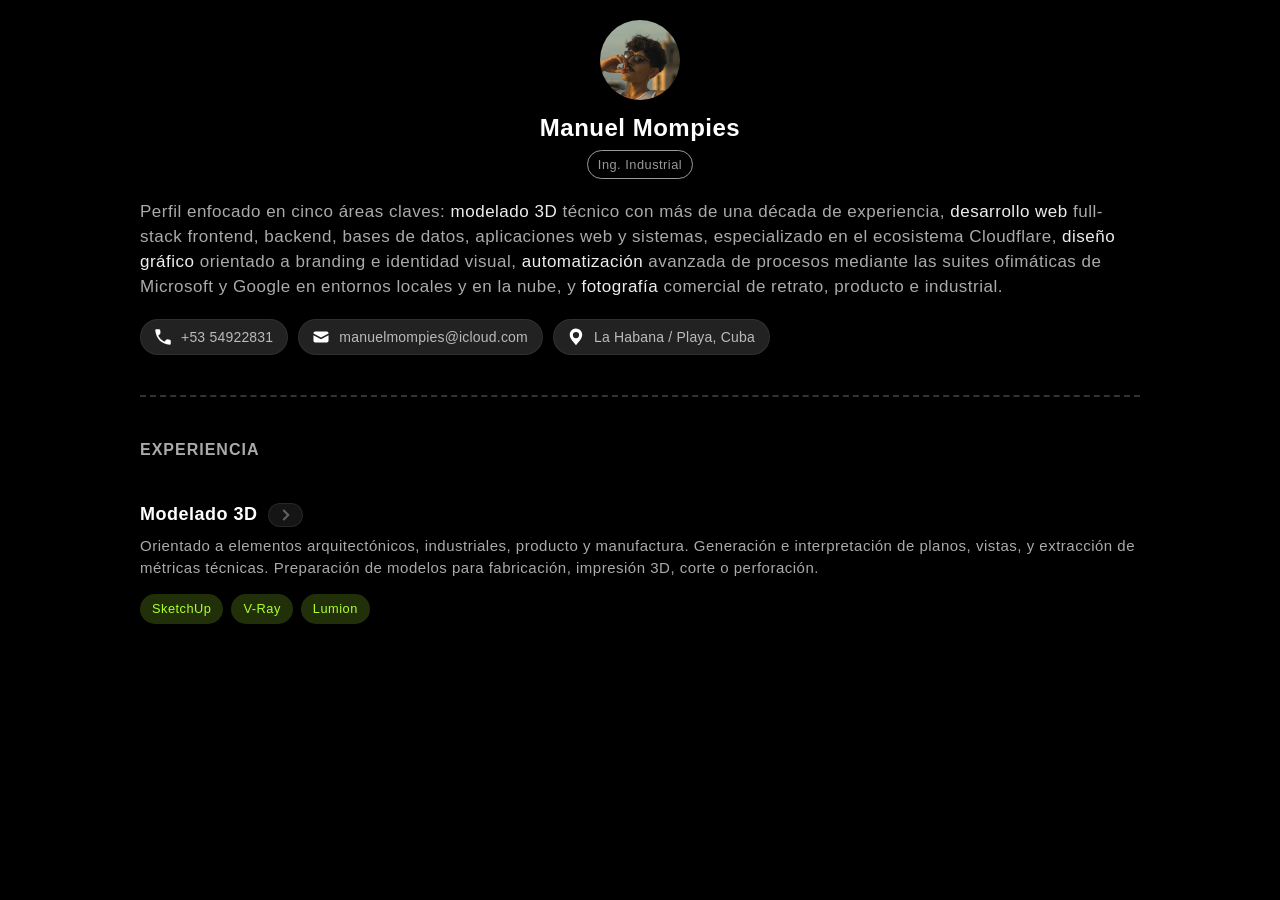
<file: index.html>
<!doctype html>
<html lang="es">

<head>
    <meta charset="UTF-8" />
    <meta name="viewport" content="width=device-width, initial-scale=1.0" />
    <title>Manuel Mompies · CV / Portafolio</title>
    <link rel="stylesheet" href="/style.css" />
</head>

<body>
    <header>
        <img src="/assets/yo.png" alt="">
        <div class="name-profesion">
            <h1>Manuel Mompies</h1>
            <h3 class="profesion">Ing. Industrial</h3>
        </div>
    </header>
    <main>
        <section class="resumen">
            Perfil enfocado en cinco áreas claves: <strong>modelado 3D</strong> técnico con más de una década de experiencia, <strong>desarrollo web</strong> full-stack frontend, backend, bases de datos, aplicaciones web y sistemas, especializado en el ecosistema Cloudflare, <strong>diseño gráfico</strong> orientado a branding e identidad visual, <strong>automatización</strong> avanzada de procesos mediante las suites ofimáticas de Microsoft y Google en entornos locales y en la nube, y <strong>fotografía</strong> comercial de retrato, producto e industrial.
        </section>

        <!-- CONTACTO -->
        <section class="contacto">
            <button> <i class="icon-phone"></i>
                <p>+53 54922831</p>
            </button>
            <button> <i class="icon-mail"></i>
                <p>manuelmompies@icloud.com</p>
            </button>
            <button> <i class="icon-loaction"></i>
                <p>La Habana / Playa, Cuba</p>
            </button>
        </section>

        <div class="separador"></div>

        <!-- HABILIDADES -->
        <section class="habilidades">
            <h2>EXPERIENCIA</h2>
            <div class="habilidad">
                <h3>Modelado 3D <button onclick="showDetalle(domID.detalleModelado);"></button></h3>
                <div class="habilidad-resumen">
                    <p>Orientado a elementos arquitectónicos, industriales, producto y manufactura. Generación e
                        interpretación de planos, vistas, y extracción de métricas técnicas. Preparación de modelos para
                        fabricación, impresión 3D, corte o perforación.</p>
                    <div class="herramientas-feed">
                        <p>SketchUp</p>
                        <p>V-Ray</p>
                        <p>Lumion</p>
                    </div>
                </div>
                <div class="box-habilidad-detalle" id="detalle-modelado">
                    <div class="habilidad-detalle">
                        <h4>MODELADO 3D <button onclick="hideDetalle(domID.detalleModelado)"></button></h4>
                        <div class="detalle">

                        <div class="herramientas">
                            <div>
                                <i class="icon-skp"></i>
                                <div>
                                    <p>SketchUp</p>
                                    <i class="skp"></i>
                                </div>
                            </div>
                            <div>
                                <i class="icon-vray"></i>
                                <div>
                                    <p>V-Ray</p>
                                    <i class="vray"></i>
                                </div>
                            </div>

                            SKP, V-Ray, Lumion
                        </div>
                        <div class="exp">12 años</div>

                            Ámbitos de Especialización
                            - Estructuras arquitectónicas e industriales, interiores técnicos, mobiliario y equipamiento
                            personalizado, incluyendo modelado de componentes constructivos y documentación técnica.
                            - Equipos, maquinaria e instalaciones MEP (mecánicas, eléctricas y de fontanería), con
                            soporte visual y analítico en proyectos civiles, mecánicos e industriales.
                            - Componentes de maquinaria, diseño de producto y prototipos orientados a producción.
                            - Modelado de elementos para fabricación digital y procesos tradicionales.

                            Capacidades Técnicas Avanzadas
                            - Interpretación precisa de cualquier fuente desde planos acotados, croquis conceptuales y
                            especificaciones técnicas hasta reconstrucción directa a partir de objetos físicos.
                            - Creación y gestión de geometría compleja mediante componentes dinámicos y grupos
                            inteligentes, permitiendo ediciones masivas, modelos con parámetros ajustables y
                            escalabilidad.
                            - Extracción de métricas cuantitativas tales como volúmenes, áreas superficiales,
                            longitudes, listados de materiales completos, desgloses y reportes de cantidades.
                            - Generación de vistas fundamentales (plantas, secciones, axonometrías y perspectivas)
                            listas para planos de taller o documentación técnica.

                            Impresión 3D
                            - Verificación de espesores, análisis de ajustes dimensionales, comprobación de geometría
                            cerrada sin errores de superficie, orientación óptima para una impresión eficiente.
                            - Segmentación estratégica en piezas imprimibles y optimización del modelo para reducir la
                            necesidad de soportes.

                            Fabricación por sustracción y tradicional
                            - Modelado específico para CNC (corte, perforación y tallado), carpintería y trabajos en
                            metal.
                            - Desglose completo de piezas, planos de ensamblaje y análisis de recursos.

                            Visualización y Presentación
                            - Integración con V-Ray y Lumion para imágenes fotorrealistas, recorridos virtuales y
                            previsualización de materiales, acabados e iluminación.

                            Trayectoria Relevante
                            2014-2016: Desarrollo de modelos para animación y render.
                            2016-2017: Diseño y modelado personalizados para la generación de moldes de joyería.
                            2017-2022: Modelado 3D especializado en impresión personalizada y piezas de repuesto,
                            cubriendo las principales aplicaciones comerciales de impresión 3D desde diseño hasta
                            optimización para producción.
                            2024-2026: Integración en gestión de proyectos y obra en ECM Mariel (Zona Especial de
                            Desarrollo del Mariel). Implementación de automatizaciones que vinculan modelos 3D con Excel
                            y Microsoft Project para control de materiales, presupuestos ejecutivos y planificación en
                            entornos constructivos de alta exigencia.

                        </div>
                    </div>
                </div>
            </div>
        </section>

        <!-- EDUCACIÓN -->


        <!-- PROYECTOS DESTACADOS -->


        <!-- IDIOMAS -->


    </main>
</body>

<script src="/script.js"></script>

</html>
</file>
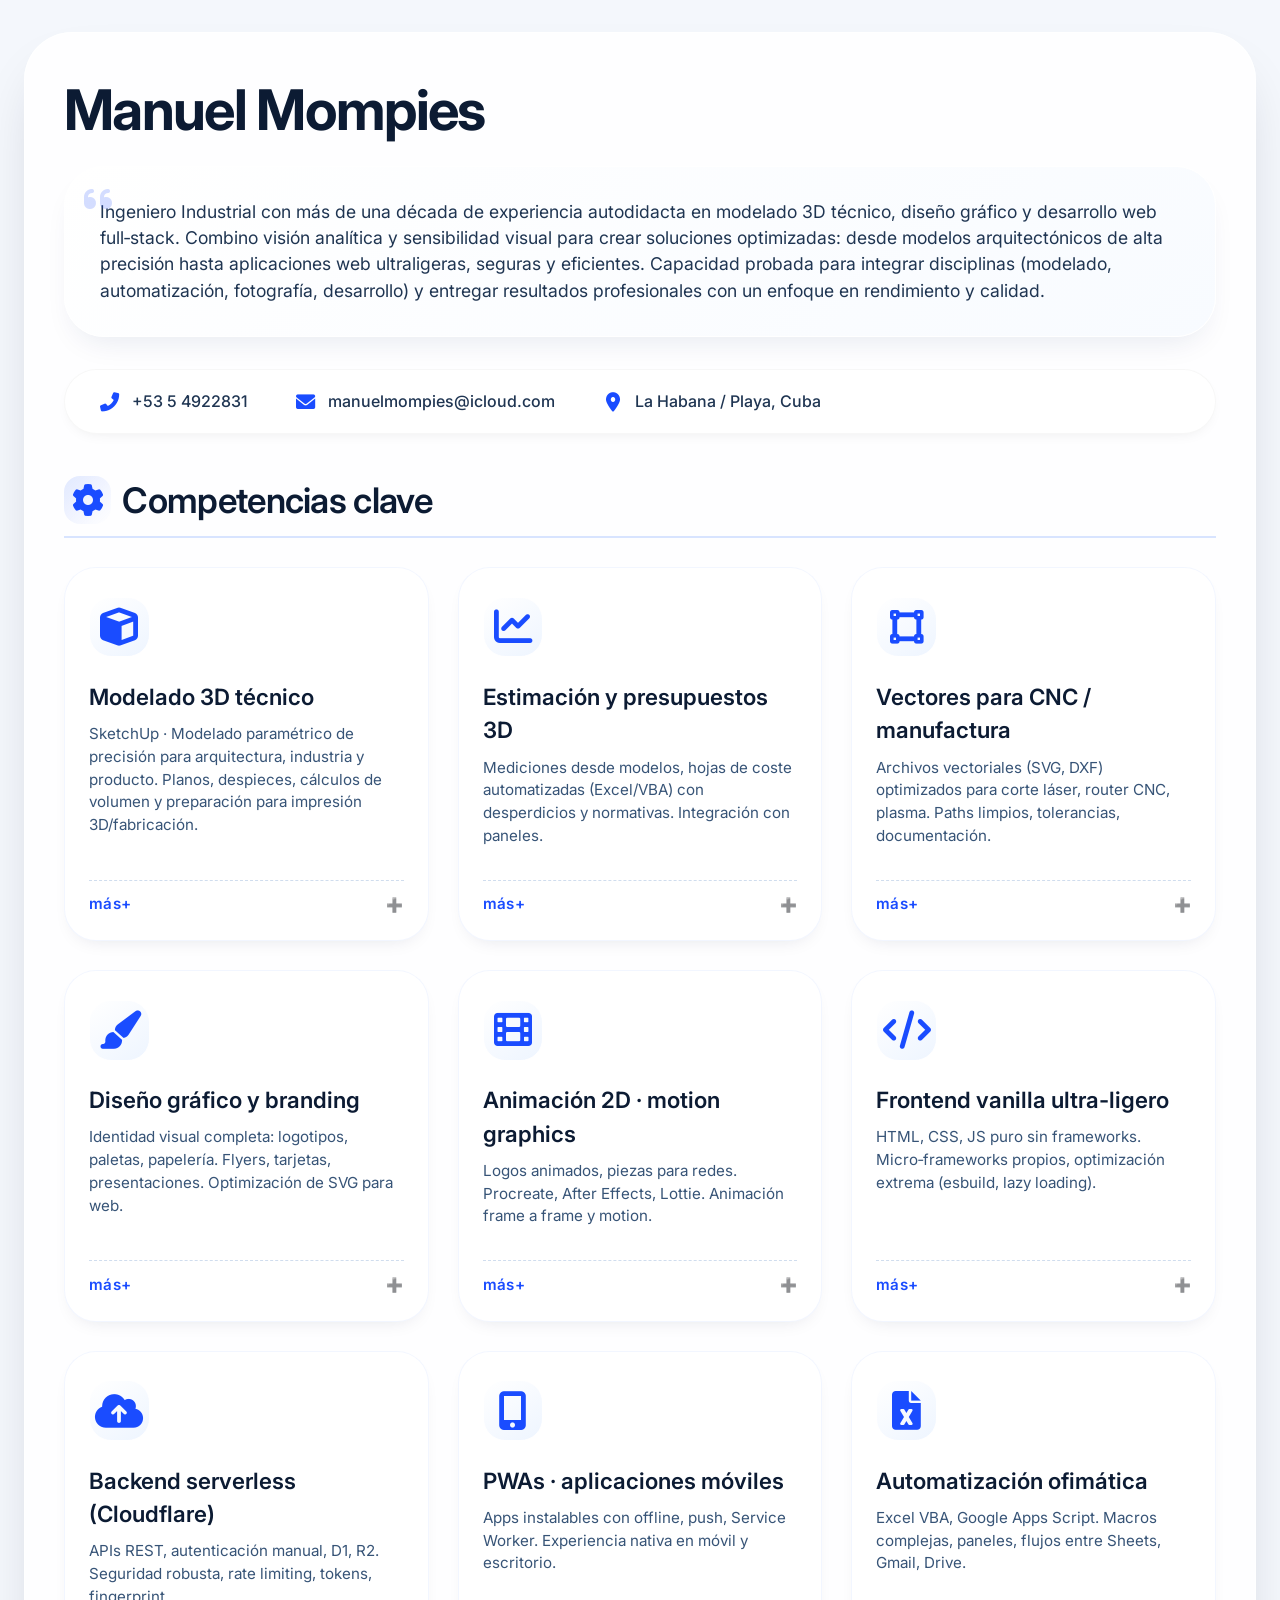
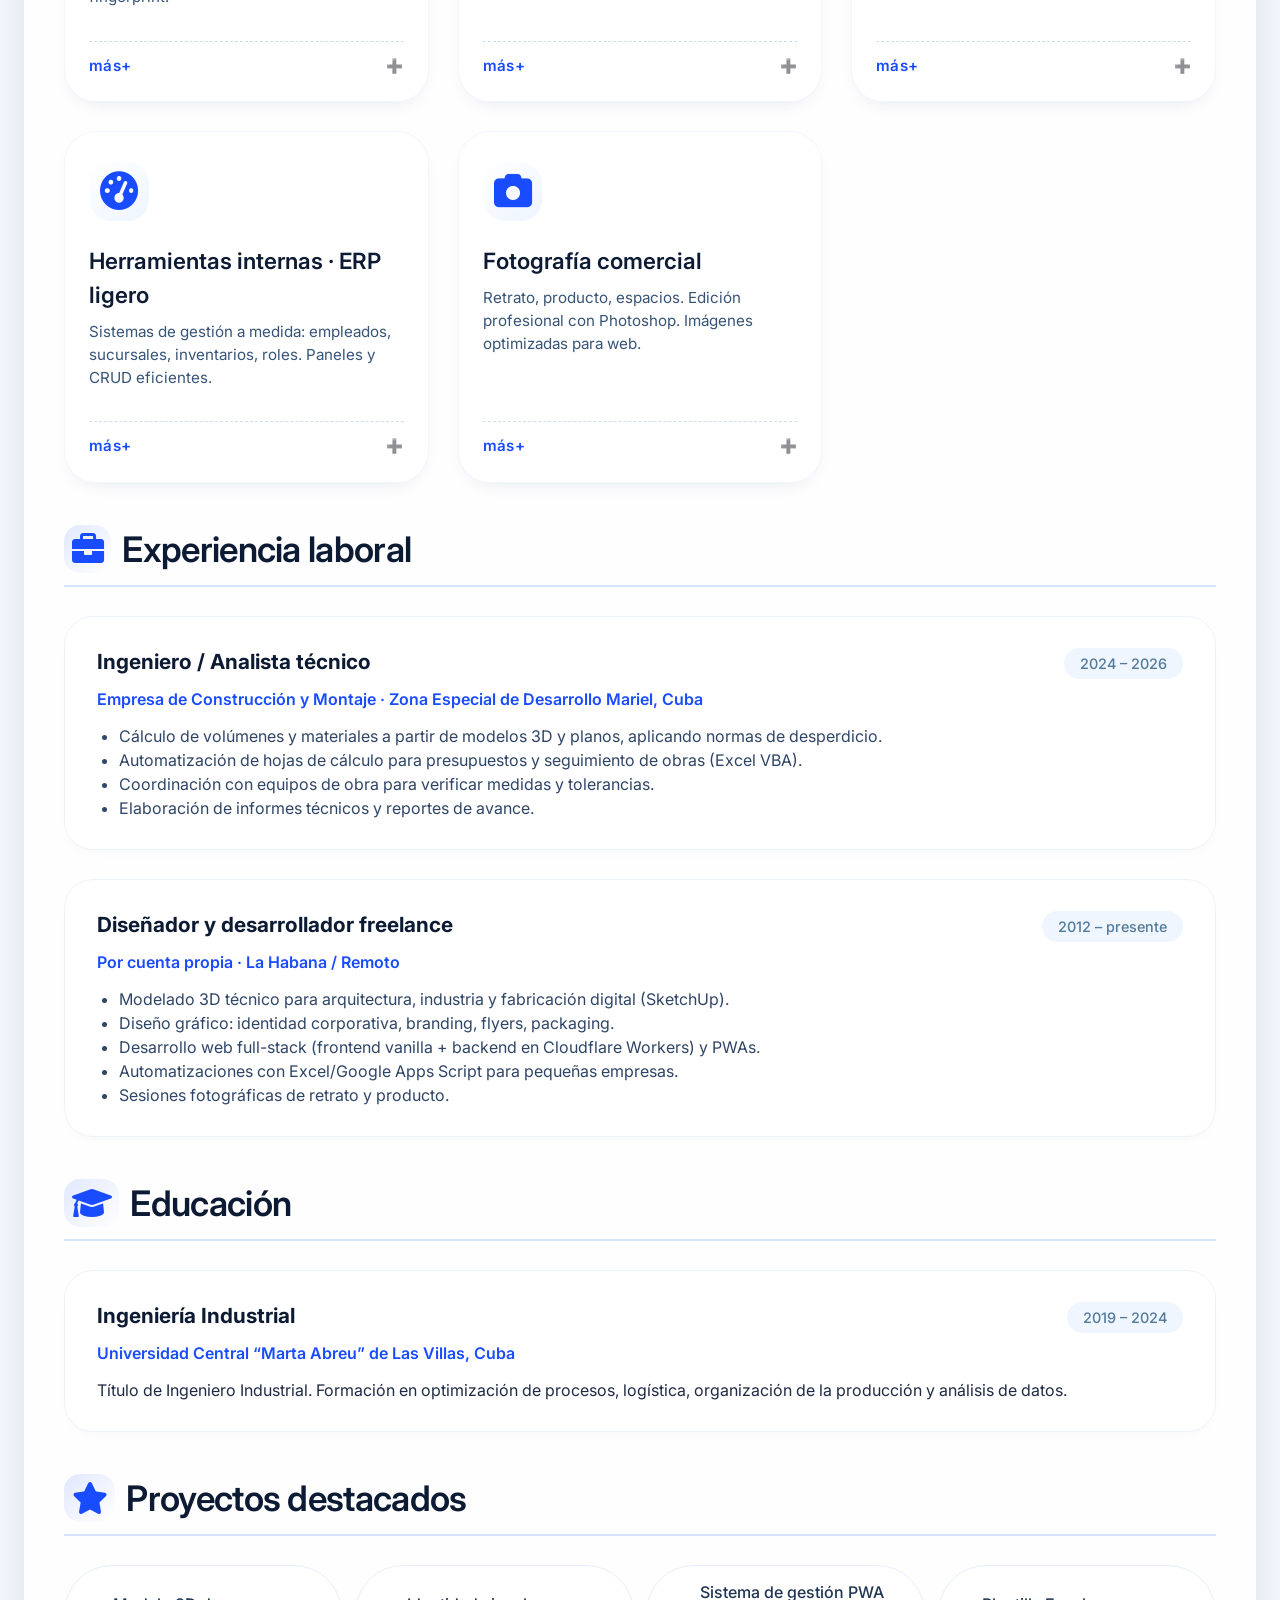
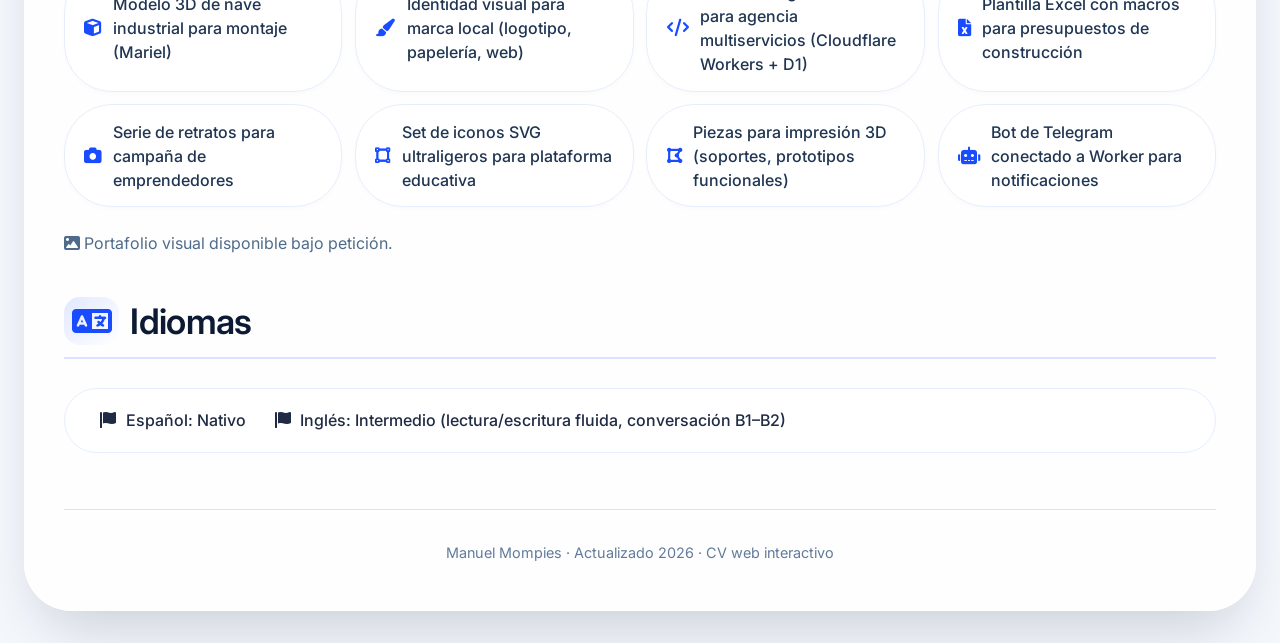
<file: index2.html>
<!doctype html>
<html lang="es">
    <head>
        <meta charset="UTF-8" />
        <meta name="viewport" content="width=device-width, initial-scale=1.0" />
        <title>Manuel Mompies · CV / Portafolio</title>
        <!-- Fuente Inter (variable) -->
        <link rel="preconnect" href="https://fonts.googleapis.com" />
        <link rel="preconnect" href="https://fonts.gstatic.com" crossorigin />
        <link
            href="https://fonts.googleapis.com/css2?family=Inter:opsz,wght@14..32,300;14..32,400;14..32,500;14..32,600;14..32,700&display=swap"
            rel="stylesheet"
        />
        <!-- Font Awesome 6 (free) -->
        <link
            rel="stylesheet"
            href="https://cdnjs.cloudflare.com/ajax/libs/font-awesome/6.0.0-beta3/css/all.min.css"
        />
        <style>
            * {
                margin: 0;
                padding: 0;
                box-sizing: border-box;
            }
            body {
                font-family:
                    "Inter",
                    -apple-system,
                    BlinkMacSystemFont,
                    sans-serif;
                background: #f4f7fc;
                color: #1f2a44;
                line-height: 1.5;
                padding: 2rem 1.5rem;
                min-height: 100vh;
                display: flex;
                align-items: center;
                justify-content: center;
            }
            .container {
                max-width: 1300px;
                width: 100%;
                background: rgba(255, 255, 255, 0.8);
                backdrop-filter: blur(10px);
                -webkit-backdrop-filter: blur(10px);
                background: #ffffffdd;
                border-radius: 3rem;
                box-shadow:
                    0 30px 60px -20px rgba(0, 20, 40, 0.2),
                    0 0 0 1px rgba(255, 255, 255, 0.6) inset;
                padding: 3rem 2.5rem;
                transition: all 0.3s ease;
            }
            @media (max-width: 700px) {
                body {
                    padding: 1rem;
                }
                .container {
                    padding: 2rem 1.5rem;
                    border-radius: 2rem;
                }
            }
            h1 {
                font-size: 3.5rem;
                font-weight: 700;
                letter-spacing: -0.03em;
                color: #0c1b33;
                line-height: 1.1;
                margin-bottom: 1.2rem;
            }
            h2 {
                font-size: 2.2rem;
                font-weight: 600;
                letter-spacing: -0.02em;
                color: #0c1b33;
                margin: 2.5rem 0 1.8rem;
                display: flex;
                align-items: center;
                gap: 0.7rem;
                border-bottom: 2px solid rgba(0, 85, 255, 0.15);
                padding-bottom: 0.6rem;
            }
            h2 i {
                color: #1a4cff;
                font-size: 2rem;
                background: linear-gradient(135deg, #1a4cff20, #ffffff);
                padding: 0.5rem;
                border-radius: 1rem;
            }
            h3 {
                font-size: 1.3rem;
                font-weight: 600;
                color: #0c1b33;
                margin-bottom: 0.25rem;
            }
            .resumen {
                background: linear-gradient(145deg, #ffffff, #f8fbff);
                padding: 2rem 2.2rem;
                border-radius: 2.5rem;
                margin: 1.5rem 0 2rem;
                border: 1px solid #ffffff;
                box-shadow: 0 15px 30px -12px rgba(0, 40, 100, 0.1);
                font-size: 1.1rem;
                color: #1f3552;
                position: relative;
            }
            .resumen i.fa-quote-left {
                color: #1a4cff30;
                font-size: 2rem;
                position: absolute;
                top: 1rem;
                left: 1.2rem;
            }
            .contacto-grid {
                display: flex;
                flex-wrap: wrap;
                gap: 1.8rem 2.8rem;
                background: #ffffff;
                padding: 1.2rem 2rem;
                border-radius: 4rem;
                margin-bottom: 1.5rem;
                border: 1px solid rgba(0, 0, 0, 0.03);
                box-shadow: 0 5px 15px -8px rgba(0, 0, 0, 0.1);
            }
            .contacto-item {
                display: flex;
                align-items: center;
                gap: 0.6rem;
                font-weight: 500;
                color: #1f3552;
                transition: transform 0.2s ease;
            }
            .contacto-item:hover {
                transform: translateY(-2px);
                color: #1a4cff;
            }
            .contacto-item i {
                color: #1a4cff;
                font-size: 1.2rem;
                width: 1.6rem;
                text-align: center;
            }
            /* skills grid */
            .skills-grid {
                display: grid;
                grid-template-columns: repeat(auto-fill, minmax(330px, 1fr));
                gap: 1.8rem;
                margin-top: 1.5rem;
            }
            .skill-card {
                background: #ffffff;
                border-radius: 2rem;
                padding: 1.8rem 1.5rem 1.5rem;
                border: 1px solid rgba(0, 85, 255, 0.05);
                box-shadow: 0 8px 20px -12px rgba(0, 30, 60, 0.15);
                transition: all 0.25s ease;
                display: flex;
                flex-direction: column;
            }
            .skill-card:hover {
                transform: scale(1.01) translateY(-4px);
                box-shadow: 0 18px 30px -12px #1a4cff40;
                border-color: #1a4cff20;
            }
            .skill-icon {
                font-size: 2.4rem;
                color: #1a4cff;
                background: linear-gradient(145deg, #ffffff, #eef5ff);
                width: 3.8rem;
                height: 3.8rem;
                display: flex;
                align-items: center;
                justify-content: center;
                border-radius: 1.4rem;
                margin-bottom: 1.4rem;
                transition: 0.2s;
                border: 1px solid #ffffff;
            }
            .skill-card:hover .skill-icon {
                background: #1a4cff;
                color: white;
                transform: rotate(2deg) scale(1.02);
            }
            .skill-title {
                font-size: 1.4rem;
                font-weight: 600;
                margin-bottom: 0.6rem;
                color: #0c1b33;
            }
            .skill-desc {
                color: #375477;
                font-size: 0.95rem;
                line-height: 1.5;
                margin-bottom: 1.2rem;
                flex: 1;
            }
            details {
                margin-top: 0.8rem;
                border-top: 1px dashed #d0ddee;
                padding-top: 0.8rem;
                transition: all 0.2s;
            }
            summary {
                font-weight: 600;
                color: #1a4cff;
                cursor: pointer;
                list-style: none;
                display: flex;
                align-items: center;
                gap: 0.3rem;
                font-size: 0.95rem;
                letter-spacing: 0.02em;
                transition: color 0.2s;
            }
            summary:hover {
                color: #0c2b7a;
            }
            summary::-webkit-details-marker {
                display: none;
            }
            summary::after {
                content: "➕";
                font-size: 0.85rem;
                margin-left: auto;
                opacity: 0.7;
                transition: transform 0.2s;
            }
            details[open] summary::after {
                content: "➖";
                transform: rotate(180deg);
            }
            .details-content {
                margin-top: 1.2rem;
                font-size: 0.95rem;
                color: #1f3552;
                padding: 0.2rem 0.5rem 0.5rem 0;
                animation: fadeIn 0.3s ease;
            }
            @keyframes fadeIn {
                0% {
                    opacity: 0;
                    transform: translateY(-6px);
                }
                100% {
                    opacity: 1;
                    transform: translateY(0);
                }
            }
            .details-content p {
                margin-bottom: 0.9rem;
            }
            .aplica {
                background: #edf3fe;
                border-radius: 1.5rem;
                padding: 1rem 1.2rem;
                font-weight: 500;
                color: #0c2b7a;
                border-left: 5px solid #1a4cff;
                margin-top: 1.2rem;
                font-size: 0.9rem;
                box-shadow: inset 0 1px 3px rgba(0, 0, 0, 0.02);
            }
            .aplica i {
                color: #1a4cff;
                margin-right: 0.5rem;
            }
            .exp-item,
            .edu-item {
                background: #ffffff;
                border-radius: 1.8rem;
                padding: 1.8rem 2rem;
                margin-bottom: 1.8rem;
                border: 1px solid #edf2f9;
                box-shadow: 0 6px 14px -8px rgba(0, 0, 0, 0.05);
                transition: 0.2s;
            }
            .exp-item:hover {
                border-color: #1a4cff30;
                box-shadow: 0 12px 24px -12px #1a4cff30;
            }
            .exp-header {
                display: flex;
                flex-wrap: wrap;
                justify-content: space-between;
                align-items: baseline;
                margin-bottom: 0.5rem;
            }
            .exp-title {
                font-size: 1.3rem;
                font-weight: 700;
                color: #0c1b33;
            }
            .exp-date {
                color: #527a9b;
                font-weight: 500;
                background: #f0f6ff;
                padding: 0.3rem 1rem;
                border-radius: 3rem;
                font-size: 0.9rem;
            }
            .exp-place {
                font-weight: 600;
                color: #1a4cff;
                margin-bottom: 0.8rem;
            }
            .exp-desc ul {
                margin-left: 1.4rem;
                color: #2f4567;
            }
            .proyectos-list {
                display: grid;
                grid-template-columns: repeat(auto-fill, minmax(260px, 1fr));
                gap: 0.8rem;
                list-style: none;
            }
            .proyectos-list li {
                background: #ffffff;
                padding: 0.9rem 1.2rem;
                border-radius: 3rem;
                font-weight: 500;
                color: #1f3552;
                display: flex;
                align-items: center;
                gap: 0.7rem;
                border: 1px solid #e5eefc;
                transition: 0.15s;
                box-shadow: 0 2px 5px rgba(0, 0, 0, 0.02);
            }
            .proyectos-list li:hover {
                background: #1a4cff08;
                border-color: #1a4cff60;
                transform: translateY(-2px);
            }
            .proyectos-list i {
                color: #1a4cff;
                font-size: 1.1rem;
            }
            .idiomas {
                display: flex;
                flex-wrap: wrap;
                gap: 1.8rem;
                background: #ffffff;
                padding: 1.2rem 2.2rem;
                border-radius: 4rem;
                margin-top: 1.5rem;
                border: 1px solid #e5eefc;
            }
            .idiomas span {
                display: flex;
                align-items: center;
                gap: 0.6rem;
                font-weight: 500;
            }
            footer {
                margin-top: 3.5rem;
                text-align: center;
                color: #627b9b;
                font-size: 0.9rem;
                border-top: 1px solid #dbe5f0;
                padding-top: 2rem;
            }
            hr {
                display: none;
            }
            /* micro-interacciones */
            a,
            .skill-card,
            summary,
            .contacto-item {
                transition: all 0.2s ease;
            }
            /* responsive */
            @media (max-width: 600px) {
                h1 {
                    font-size: 2.6rem;
                }
                h2 {
                    font-size: 1.8rem;
                }
                .contacto-grid {
                    flex-direction: column;
                    gap: 1rem;
                    padding: 1.5rem;
                }
                .idiomas {
                    flex-direction: column;
                    gap: 0.8rem;
                    border-radius: 2rem;
                }
                .skills-grid {
                    grid-template-columns: 1fr;
                }
            }
        </style>
    </head>
    <body>
        <div class="container">
            <!-- NOMBRE -->
            <h1>Manuel Mompies</h1>

            <!-- RESUMEN (perfil) -->
            <section class="resumen">
                <i class="fas fa-quote-left"></i>
                Ingeniero Industrial con más de una década de experiencia
                autodidacta en modelado 3D técnico, diseño gráfico y desarrollo
                web full‑stack. Combino visión analítica y sensibilidad visual
                para crear soluciones optimizadas: desde modelos arquitectónicos
                de alta precisión hasta aplicaciones web ultraligeras, seguras y
                eficientes. Capacidad probada para integrar disciplinas
                (modelado, automatización, fotografía, desarrollo) y entregar
                resultados profesionales con un enfoque en rendimiento y
                calidad.
            </section>

            <!-- CONTACTO -->
            <section class="contacto-grid">
                <span class="contacto-item"
                    ><i class="fas fa-phone-alt"></i> +53 5 4922831</span
                >
                <span class="contacto-item"
                    ><i class="fas fa-envelope"></i>
                    manuelmompies@icloud.com</span
                >
                <span class="contacto-item"
                    ><i class="fas fa-map-marker-alt"></i> La Habana / Playa,
                    Cuba</span
                >
            </section>

            <!-- HABILIDADES -->
            <section id="habilidades">
                <h2><i class="fas fa-cog"></i> Competencias clave</h2>
                <div class="skills-grid">
                    <!-- 1 Modelado 3D técnico -->
                    <div class="skill-card">
                        <div class="skill-icon">
                            <i class="fas fa-cube"></i>
                        </div>
                        <div class="skill-title">Modelado 3D técnico</div>
                        <div class="skill-desc">
                            SketchUp · Modelado paramétrico de precisión para
                            arquitectura, industria y producto. Planos,
                            despieces, cálculos de volumen y preparación para
                            impresión 3D/fabricación.
                        </div>
                        <details>
                            <summary>más+</summary>
                            <div class="details-content">
                                <p>
                                    <strong>+10 años</strong> modelando con
                                    SketchUp. Interpretación de planos, croquis
                                    y generación de modelos exactos para
                                    ingeniería, visualización o fabricación.
                                </p>
                                <p>
                                    Geometría compleja, booleanas, componentes.
                                    Optimización de peso. Cálculo automatizado
                                    de volúmenes y listados de materiales
                                    (hormigón, acero, etc.) aplicado en obra.
                                </p>
                                <p>
                                    Preparación para impresión 3D: tolerancias,
                                    soportes, despieces. Render básico con
                                    V-Ray/Lumion.
                                </p>
                                <div class="aplica">
                                    <i class="fas fa-bullseye"></i>
                                    <strong>Aplica a:</strong> Arquitectura,
                                    ingeniería, diseño de producto, fabricación
                                    digital, visualización.
                                </div>
                            </div>
                        </details>
                    </div>
                    <!-- 2 Estimación/presupuestos 3D -->
                    <div class="skill-card">
                        <div class="skill-icon">
                            <i class="fas fa-chart-line"></i>
                        </div>
                        <div class="skill-title">
                            Estimación y presupuestos 3D
                        </div>
                        <div class="skill-desc">
                            Mediciones desde modelos, hojas de coste
                            automatizadas (Excel/VBA) con desperdicios y
                            normativas. Integración con paneles.
                        </div>
                        <details>
                            <summary>más+</summary>
                            <div class="details-content">
                                <p>
                                    A partir del modelo 3D extraigo listados y
                                    construyo hojas de cálculo con fórmulas de
                                    coste automatizadas (VBA / Apps Script).
                                    Experiencia en la Zona de Desarrollo Mariel
                                    con materiales y normativas reales.
                                </p>
                                <p>
                                    Presupuestos desglosados, escenarios,
                                    exportables. Posibilidad de integrar en
                                    dashboards web.
                                </p>
                                <div class="aplica">
                                    <i class="fas fa-bullseye"></i>
                                    <strong>Aplica a:</strong> Constructoras,
                                    talleres, estudios de arquitectura,
                                    consultoría técnica.
                                </div>
                            </div>
                        </details>
                    </div>
                    <!-- 3 Vectores CNC / SVG técnico -->
                    <div class="skill-card">
                        <div class="skill-icon">
                            <i class="fas fa-vector-square"></i>
                        </div>
                        <div class="skill-title">
                            Vectores para CNC / manufactura
                        </div>
                        <div class="skill-desc">
                            Archivos vectoriales (SVG, DXF) optimizados para
                            corte láser, router CNC, plasma. Paths limpios,
                            tolerancias, documentación.
                        </div>
                        <details>
                            <summary>más+</summary>
                            <div class="details-content">
                                <p>
                                    Transformo diseños en paths minimalistas sin
                                    errores. Revisión de escalado, orientación,
                                    solapamientos. Optimización de código SVG.
                                </p>
                                <p>
                                    Ajuste por material (madera, acrílico,
                                    metal) y tipo de corte. Planos de corte y
                                    especificaciones.
                                </p>
                                <div class="aplica">
                                    <i class="fas fa-bullseye"></i>
                                    <strong>Aplica a:</strong> Talleres de
                                    fabricación digital, carpinterías,
                                    metalistería, makerspaces.
                                </div>
                            </div>
                        </details>
                    </div>
                    <!-- 4 Diseño gráfico y branding -->
                    <div class="skill-card">
                        <div class="skill-icon">
                            <i class="fas fa-paint-brush"></i>
                        </div>
                        <div class="skill-title">Diseño gráfico y branding</div>
                        <div class="skill-desc">
                            Identidad visual completa: logotipos, paletas,
                            papelería. Flyers, tarjetas, presentaciones.
                            Optimización de SVG para web.
                        </div>
                        <details>
                            <summary>más+</summary>
                            <div class="details-content">
                                <p>
                                    Más de 10 años. Desarrollo de marcas desde
                                    cero con Illustrator, Affinity, Photoshop.
                                    Proceso creativo con referencias y
                                    propuestas múltiples.
                                </p>
                                <p>
                                    Optimización extrema de SVG para web (hasta
                                    90% de reducción).
                                </p>
                                <div class="aplica">
                                    <i class="fas fa-bullseye"></i>
                                    <strong>Aplica a:</strong> Startups, pymes,
                                    eventos, campañas de marketing, rebranding.
                                </div>
                            </div>
                        </details>
                    </div>
                    <!-- 5 Animación 2D / motion graphics -->
                    <div class="skill-card">
                        <div class="skill-icon">
                            <i class="fas fa-film"></i>
                        </div>
                        <div class="skill-title">
                            Animación 2D · motion graphics
                        </div>
                        <div class="skill-desc">
                            Logos animados, piezas para redes. Procreate, After
                            Effects, Lottie. Animación frame a frame y motion.
                        </div>
                        <details>
                            <summary>más+</summary>
                            <div class="details-content">
                                <p>
                                    Animaciones limpias para branding (intros,
                                    banners). Uso de Procreate Dreams, After
                                    Effects básico. Perfecto para contenido
                                    social.
                                </p>
                                <div class="aplica">
                                    <i class="fas fa-bullseye"></i>
                                    <strong>Aplica a:</strong> Branding, RRSS,
                                    presentaciones corporativas, vídeos
                                    promocionales.
                                </div>
                            </div>
                        </details>
                    </div>
                    <!-- 6 Frontend vanilla ultra-ligero -->
                    <div class="skill-card">
                        <div class="skill-icon">
                            <i class="fas fa-code"></i>
                        </div>
                        <div class="skill-title">
                            Frontend vanilla ultra-ligero
                        </div>
                        <div class="skill-desc">
                            HTML, CSS, JS puro sin frameworks. Micro‑frameworks
                            propios, optimización extrema (esbuild, lazy
                            loading).
                        </div>
                        <details>
                            <summary>más+</summary>
                            <div class="details-content">
                                <p>
                                    Código reutilizable: helpers, enrutamiento
                                    SPA, gestión de estado. Optimización con
                                    esbuild, CSS crítico, mejora de LCP.
                                </p>
                                <p>
                                    Diseños modernos con CSS Grid/Flexbox,
                                    accesibles y responsivos.
                                </p>
                                <div class="aplica">
                                    <i class="fas fa-bullseye"></i>
                                    <strong>Aplica a:</strong> Landing pages,
                                    dashboards, PWAs, prototipos de alto
                                    rendimiento.
                                </div>
                            </div>
                        </details>
                    </div>
                    <!-- 7 Backend serverless (Cloudflare Workers) -->
                    <div class="skill-card">
                        <div class="skill-icon">
                            <i class="fas fa-cloud-upload-alt"></i>
                        </div>
                        <div class="skill-title">
                            Backend serverless (Cloudflare)
                        </div>
                        <div class="skill-desc">
                            APIs REST, autenticación manual, D1, R2. Seguridad
                            robusta, rate limiting, tokens, fingerprint.
                        </div>
                        <details>
                            <summary>más+</summary>
                            <div class="details-content">
                                <p>
                                    Workers con CRUD, SQLite (D1),
                                    almacenamiento R2. Autenticación con cookies
                                    seguras, JWT, mitigación de XSS/CSRF.
                                </p>
                                <p>
                                    Integraciones con Telegram, correos,
                                    despliegue continuo vía GitHub + Pages.
                                </p>
                                <div class="aplica">
                                    <i class="fas fa-bullseye"></i>
                                    <strong>Aplica a:</strong> Startups,
                                    sistemas de gestión, APIs, proyectos con
                                    seguridad a medida.
                                </div>
                            </div>
                        </details>
                    </div>
                    <!-- 8 PWAs y apps móviles -->
                    <div class="skill-card">
                        <div class="skill-icon">
                            <i class="fas fa-mobile-alt"></i>
                        </div>
                        <div class="skill-title">
                            PWAs · aplicaciones móviles
                        </div>
                        <div class="skill-desc">
                            Apps instalables con offline, push, Service Worker.
                            Experiencia nativa en móvil y escritorio.
                        </div>
                        <details>
                            <summary>más+</summary>
                            <div class="details-content">
                                <p>
                                    He convertido sistemas de gestión en PWA con
                                    cache, sincronización en segundo plano,
                                    notificaciones push (Web Push).
                                </p>
                                <p>
                                    Manifiesto, iconos adaptables, pruebas en
                                    múltiples dispositivos.
                                </p>
                                <div class="aplica">
                                    <i class="fas fa-bullseye"></i>
                                    <strong>Aplica a:</strong> Apps de gestión,
                                    e‑commerce, herramientas de campo.
                                </div>
                            </div>
                        </details>
                    </div>
                    <!-- 9 Automatización ofimática (VBA / Apps Script) -->
                    <div class="skill-card">
                        <div class="skill-icon">
                            <i class="fas fa-file-excel"></i>
                        </div>
                        <div class="skill-title">Automatización ofimática</div>
                        <div class="skill-desc">
                            Excel VBA, Google Apps Script. Macros complejas,
                            paneles, flujos entre Sheets, Gmail, Drive.
                        </div>
                        <details>
                            <summary>más+</summary>
                            <div class="details-content">
                                <p>
                                    Desarrollo de macros desde simples hasta
                                    sistemas casi completos (formularios,
                                    Solver). Paneles administrativos con Apps
                                    Script + frontend.
                                </p>
                                <p>
                                    Validaciones, documentación y robustez para
                                    usuarios finales.
                                </p>
                                <div class="aplica">
                                    <i class="fas fa-bullseye"></i>
                                    <strong>Aplica a:</strong> Administración,
                                    contabilidad, RRHH, pymes.
                                </div>
                            </div>
                        </details>
                    </div>
                    <!-- 10 Herramientas internas (ERP ligero) -->
                    <div class="skill-card">
                        <div class="skill-icon">
                            <i class="fas fa-tachometer-alt"></i>
                        </div>
                        <div class="skill-title">
                            Herramientas internas · ERP ligero
                        </div>
                        <div class="skill-desc">
                            Sistemas de gestión a medida: empleados, sucursales,
                            inventarios, roles. Paneles y CRUD eficientes.
                        </div>
                        <details>
                            <summary>más+</summary>
                            <div class="details-content">
                                <p>
                                    Ejemplo real: sistema PWA para agencia
                                    multiservicios (Cloudflare Workers + D1).
                                    Autenticación por roles, dashboards,
                                    exportación Excel.
                                </p>
                                <p>
                                    Seguridad con hashes, tokens y validación
                                    por niveles.
                                </p>
                                <div class="aplica">
                                    <i class="fas fa-bullseye"></i>
                                    <strong>Aplica a:</strong> Pymes,
                                    cooperativas, digitalización de procesos.
                                </div>
                            </div>
                        </details>
                    </div>
                    <!-- 11 Fotografía comercial -->
                    <div class="skill-card">
                        <div class="skill-icon">
                            <i class="fas fa-camera"></i>
                        </div>
                        <div class="skill-title">Fotografía comercial</div>
                        <div class="skill-desc">
                            Retrato, producto, espacios. Edición profesional con
                            Photoshop. Imágenes optimizadas para web.
                        </div>
                        <details>
                            <summary>más+</summary>
                            <div class="details-content">
                                <p>
                                    Cámara Canon Rebel T6i, control manual.
                                    Iluminación natural/artificial. Dirección de
                                    personas, estilo lifestyle.
                                </p>
                                <p>
                                    Edición RAW en Lightroom/Photoshop,
                                    exportación optimizada.
                                </p>
                                <div class="aplica">
                                    <i class="fas fa-bullseye"></i>
                                    <strong>Aplica a:</strong> Marcas, retratos
                                    profesionales, inmobiliarias, contenido web.
                                </div>
                            </div>
                        </details>
                    </div>
                </div>
            </section>

            <!-- EXPERIENCIA LABORAL -->
            <section id="experiencia">
                <h2><i class="fas fa-briefcase"></i> Experiencia laboral</h2>
                <div class="exp-item">
                    <div class="exp-header">
                        <span class="exp-title"
                            >Ingeniero / Analista técnico</span
                        >
                        <span class="exp-date">2024 – 2026</span>
                    </div>
                    <div class="exp-place">
                        Empresa de Construcción y Montaje · Zona Especial de
                        Desarrollo Mariel, Cuba
                    </div>
                    <div class="exp-desc">
                        <ul>
                            <li>
                                Cálculo de volúmenes y materiales a partir de
                                modelos 3D y planos, aplicando normas de
                                desperdicio.
                            </li>
                            <li>
                                Automatización de hojas de cálculo para
                                presupuestos y seguimiento de obras (Excel VBA).
                            </li>
                            <li>
                                Coordinación con equipos de obra para verificar
                                medidas y tolerancias.
                            </li>
                            <li>
                                Elaboración de informes técnicos y reportes de
                                avance.
                            </li>
                        </ul>
                    </div>
                </div>
                <div class="exp-item">
                    <div class="exp-header">
                        <span class="exp-title"
                            >Diseñador y desarrollador freelance</span
                        >
                        <span class="exp-date">2012 – presente</span>
                    </div>
                    <div class="exp-place">
                        Por cuenta propia · La Habana / Remoto
                    </div>
                    <div class="exp-desc">
                        <ul>
                            <li>
                                Modelado 3D técnico para arquitectura, industria
                                y fabricación digital (SketchUp).
                            </li>
                            <li>
                                Diseño gráfico: identidad corporativa, branding,
                                flyers, packaging.
                            </li>
                            <li>
                                Desarrollo web full-stack (frontend vanilla +
                                backend en Cloudflare Workers) y PWAs.
                            </li>
                            <li>
                                Automatizaciones con Excel/Google Apps Script
                                para pequeñas empresas.
                            </li>
                            <li>
                                Sesiones fotográficas de retrato y producto.
                            </li>
                        </ul>
                    </div>
                </div>
            </section>

            <!-- EDUCACIÓN -->
            <section id="educacion">
                <h2><i class="fas fa-graduation-cap"></i> Educación</h2>
                <div class="edu-item">
                    <div class="exp-header">
                        <span class="exp-title">Ingeniería Industrial</span>
                        <span class="exp-date">2019 – 2024</span>
                    </div>
                    <div class="exp-place">
                        Universidad Central “Marta Abreu” de Las Villas, Cuba
                    </div>
                    <div class="exp-desc">
                        Título de Ingeniero Industrial. Formación en
                        optimización de procesos, logística, organización de la
                        producción y análisis de datos.
                    </div>
                </div>
            </section>

            <!-- PROYECTOS DESTACADOS -->
            <section id="proyectos">
                <h2><i class="fas fa-star"></i> Proyectos destacados</h2>
                <ul class="proyectos-list">
                    <li>
                        <i class="fas fa-cube"></i> Modelo 3D de nave industrial
                        para montaje (Mariel)
                    </li>
                    <li>
                        <i class="fas fa-paint-brush"></i> Identidad visual para
                        marca local (logotipo, papelería, web)
                    </li>
                    <li>
                        <i class="fas fa-code"></i> Sistema de gestión PWA para
                        agencia multiservicios (Cloudflare Workers + D1)
                    </li>
                    <li>
                        <i class="fas fa-file-excel"></i> Plantilla Excel con
                        macros para presupuestos de construcción
                    </li>
                    <li>
                        <i class="fas fa-camera"></i> Serie de retratos para
                        campaña de emprendedores
                    </li>
                    <li>
                        <i class="fas fa-vector-square"></i> Set de iconos SVG
                        ultraligeros para plataforma educativa
                    </li>
                    <li>
                        <i class="fas fa-draw-polygon"></i> Piezas para
                        impresión 3D (soportes, prototipos funcionales)
                    </li>
                    <li>
                        <i class="fas fa-robot"></i> Bot de Telegram conectado a
                        Worker para notificaciones
                    </li>
                </ul>
                <p style="margin-top: 1.5rem; color: #4f6b8a">
                    <i class="fas fa-image"></i> Portafolio visual disponible
                    bajo petición.
                </p>
            </section>

            <!-- IDIOMAS -->
            <section id="idiomas">
                <h2><i class="fas fa-language"></i> Idiomas</h2>
                <div class="idiomas">
                    <span><i class="fas fa-flag"></i> Español: Nativo</span>
                    <span
                        ><i class="fas fa-flag"></i> Inglés: Intermedio
                        (lectura/escritura fluida, conversación B1–B2)</span
                    >
                </div>
            </section>

            <footer>
                Manuel Mompies · Actualizado 2026 · CV web interactivo
            </footer>
        </div>
        <!-- sin scripts extra -->
    </body>
</html>
</file>
<file: style.css>
* {
  margin: 0;
  padding: 0;
  box-sizing: border-box;
  font-family: -apple-system, BlinkMacSystemFont, Roboto, Oxygen, Ubuntu, Cantarell, "Open Sans", "Helvetica Neue", Arial, Helvetica, sans-serif;
  -webkit-tap-highlight-color: transparent;
  -webkit-touch-callout: none;
  scrollbar-width: thin;
}

button {
    cursor: pointer;
    border: none;
}


::-webkit-scrollbar {
  width: 6px;
  height: 6px;
}

::-webkit-scrollbar-track {
  background: transparent;
}

::-webkit-scrollbar-thumb {
  background: #AAA;
  border-radius: 10px;
}

::-webkit-scrollbar-thumb:hover {
  background: #777;
}


html {
    background-color: #000;
    color: #aaa;
}

body {
    position: relative;
    display: flex; 
    align-items: center;
    flex-direction: column;
    font-size: 17px;
    letter-spacing: 0.5px;
    line-height: 25px;
    font-weight: 400;
}


header {
    margin: 20px;
    margin-bottom: 0px;
    display: flex;
    flex-direction: column;
    align-items: center;
}
header img {
    width: 80px;
    height: 80px;
    border-radius: 50%;
    margin-bottom: 15px;
}
header .name-profesion
{
    display: flex;
    flex-direction: column;
    align-items: center;
}



main {
    position: relative;
    max-width: 1000px;
    margin: 20px;
}

h1 {
    font-size: 24px;
    font-weight: 600;
    color: #fff;
    margin-top: 0px;
}
.profesion {
    display: flex;
    flex-direction: row;
    align-items: center;
    justify-content: center;
    gap: 5px;
    font-weight: 500;
    margin-top:10px;
    font-size: 0.8rem;
    padding: 1px 10px;
    border-radius: 30px;
    width: fit-content;
    border: 1px solid #999;
    color: #999;
}




.resumen {
 hyphens: auto; 
    overflow-wrap: break-word; 
    word-break: break-word; 
}

.resumen strong {
    color: #eee;
    font-weight: 500;
}
.contacto {
    margin-top: 20px;
    display: flex;
    flex-wrap: wrap;
    gap: 10px;
}

.contacto button {
padding: 8px 14px;
background-color: #fff2;
border: 1px solid #EEE1;
color: #bbb;
font-size: 14px;
border-radius: 25px;
display: flex;
gap: 10px;
align-items: center;
letter-spacing: 0.2px;
font-weight: 500;
transition: all 0.2s ease-in-out;
}

.contacto button:hover {
background-color: #fff3;
color: #fff;
padding: 8px 18px;
border: 1px solid transparent;

}

.herramientas-feed {
    display: flex;
    flex-wrap: wrap;
    gap: 8px;
    margin-top: 5px;
}

.box-habilidad-detalle {
display: none;
opacity: 0;
justify-content: center;
position: fixed;
z-index: 99;
left: 0px;
top: 0px;
background-color: #000C;
width: 100%;
padding: 55px 15px;
height: 100%;
transition: opacity 0.2s ease-in-out 0.3s;
}


.show {
    opacity: 1 !important;
    transition: opacity 0.2s ease-in-out;
}
.box-habilidad-detalle.show .habilidad-detalle {
margin-top: 0px;
opacity: 1;
transition: opacity 0.3s ease-in-out 0.3s, margin 0.3s ease-in-out 0.3s;
}


.habilidad-detalle {
opacity: 0;
display: flex;
flex-direction: column;
max-width: 820px;
background-color: #BBB2;
backdrop-filter: blur(15px);
-webkit-backdrop-filter: blur(15px);
margin-top: 100px;
border-radius: 20px;
overflow: hidden;
transition: opacity 0.3s ease-in-out, margin 0.3s ease-in-out;
}

.detalle {
    height: 100%;
    padding: 0px 20px 20px 20px;
    color: #999;
    overflow-y: auto;
}



p,
h3 {
    margin: 0px;
    padding: 0px;
}

.habilidad-detalle h4 {
    position: sticky;
    color: white;
    font-size: 20px;
    font-weight: 700;
    letter-spacing: 1px;
    width: 100%;
    padding: 20px 20px 15px 20px ;
    top: 0px;
    display: flex;
    flex-direction: row;
    align-items: center;
    justify-content: space-between;
}
.habilidad-detalle h4 button {
    background-color: #fff1;
    width: 30px;
    height: 30px;
    border-radius: 50%;
    display: flex;
    justify-content: center;
    align-items: center;
    position: relative;
}
.habilidad-detalle h4 button::before,
.habilidad-detalle h4 button::after {
    content: "";
    position: absolute;
    background-color: #999;
    width: 2px;
    border-radius: 5px;
    height: 15px;
}
.habilidad-detalle h4 button::after {
    transform: rotate(45deg);
}
.habilidad-detalle h4 button::before {
    transform: rotate(-45deg);
}


h3 {
        color: #fff;

        font-size: 18px;

}


.habilidades {
    display: flex;
    gap: 20px;
    flex-direction: column;
}

.habilidad {
margin-top: 20px;

}

.habilidad h3 {
display: flex;
flex-direction: row;
gap: 10px;
align-items: center;
}
.habilidad h3 button {
width: 35px;
height: 24px;
background-color: #ffffff15;
border: 1px solid #ffffff15;
border-radius: 20px;
position: relative;
display: flex;
justify-content: center;
align-items: center;
transition: all 0.2s ease-in-out;

}
.habilidad h3 button:hover {
background-color: #fff2;
border: 1px solid transparent;
width: 45px;
}
.habilidad h3 button:hover::after {
    border: solid #fffA;
    border-width: 2px 2px 0px 0px;

}
.habilidad h3 button::after {
content: "";
    position: absolute;
    width: 6px;
    height: 6px;
    margin-left: -3px;
    border: solid #fff5;
    border-width: 2px 2px 0px 0px;
    transform: rotate(45deg);

}
.habilidad h3 button::before {
content: "";
    position: absolute;
    width: 60px;
    height: 50px;
    border-radius: 10px;
    background-color: transparent;
}

.contacto button i {
width: 16px;
height: 16px;
background-position: center center;
background-repeat: no-repeat;
filter: invert(1);
}

.icon-phone {
background-image: url(data:image/svg+xml,%3Csvg%20xmlns%3D%22http%3A%2F%2Fwww.w3.org%2F2000%2Fsvg%22%20viewBox%3D%220%200%2064%2064%22%3E%3Cpath%20d%3D%22M1%205q0-4%204-4h10c3%200%205%200%206%205l1%209c0%203-1%204-3%206l-6%206q8%2016%2024%2024l6-6c2-2%204-4%206-4l10%202c3%201%204%202%204%204v12q0%204-4%204Q7%2057%201%205%22%2F%3E%3C%2Fsvg%3E);
}

.icon-mail {
background-image: url(data:image/svg+xml,%3Csvg%20xmlns%3D%22http%3A%2F%2Fwww.w3.org%2F2000%2Fsvg%22%20viewBox%3D%220%200%2036%2028%22%3E%3Cpath%20d%3D%22M1%206V5Q1%201%205%201H31q4%200%204%204V6L18%2015Zm34%204-17%209L1%2010V23q0%204%204%204H31q4%200%204-4Z%22%2F%3E%3C%2Fsvg%3E);
}

.icon-loaction {
background-image: url(data:image/svg+xml,%3Csvg%20xmlns%3D%22http%3A%2F%2Fwww.w3.org%2F2000%2Fsvg%22%20viewBox%3D%220%200%2018%2023%22%3E%3Cpath%20d%3D%22M5%209a1%201%200%20018%200A1%201%200%20015%209M1%209c0%204%203%207%208%2013%205-6%208-9%208-14A1%201%200%20001%209%22%2F%3E%3C%2Fsvg%3E);
height: 18px !important;
}

.icon-skp {
background-image: url(data:image/svg+xml,%3Csvg%20stroke%3D%22%23000%22%20xmlns%3D%22http%3A%2F%2Fwww.w3.org%2F2000%2Fsvg%22%20viewBox%3D%220%200%2051%2055%22%3E%3Cpath%20d%3D%22M20%2012c3-2%207-3%2011-1l10%207v13c0%204-2%207-8%2010v3l6-4c3-2%205-6%205-9V16L31%208c-4-2-8-1-10%200l-7%204%203%202Zm12%2021c1%200%203-1%203-5v-7l-3-2c-3-2-6-2-8-1l8%205ZM1%2021l17%2010v3l-9-5-6%203%2015%209v3L1%2034c1%205%204%209%207%2011l16%209V27L1%2014ZM16%204c7-4%2013-4%2019%200l15%209v21c0%205-4%209-9%2012l-14%208V26L3%2012Z%22%2F%3E%3C%2Fsvg%3E);
}

.separador {
    width: 100%;
    border-top: 2px dashed #fff3;
    margin: 40px 0px;
}
h2 {
    font-size: 16px;
    margin: 0px;
    font-weight: 600;
    letter-spacing: 1px;
}


.habilidad-resumen {
margin-top: 8px;
}
.habilidad-resumen p {
    font-size: 15px;
    color: #AAA;
    font-weight: 300;
    line-height: 22px;
    margin-bottom: 15px;
}

.herramientas-feed > p {
padding: 4px 12px;
font-size: 0.8rem;
font-weight: normal;
border-radius: 20px;
background-color: #adff2f30;
color: greenyellow;
}


.herramientas > div  {
    display: flex;
    gap: 10px;
    flex-direction: row;
    align-items: center;
}

.herramientas > div p  {
    color: #ccc;
    font-weight: 500;
}

.herramientas > div > div {
    display: flex;
    flex-direction: column;
}

.herramientas > div > div > i {
    width: 150px;
    height: 5px;
    background-color: #9acd3250;
    margin: 2px 0px 5px 2px;
    border-radius: 5px;
    position: relative;
}

.herramientas > div > div > i::after {
content: "";
height: 5px;
left: 0px;
top: 0px;
width: 0%;
background-color: yellowgreen;
border-radius: 5px;
position: absolute;
transition: width 0.5s ease-in-out 0.4s;
}

.box-habilidad-detalle.show .herramientas  .skp::after {
width: 95%;
}



.herramientas > div > i {
    background-position: center center;
    background-repeat: no-repeat;
    width: 35px;
    border-radius: 8px;
    background-color: white;
    height: 35px;
    border: 5px solid white;
}
</file>
